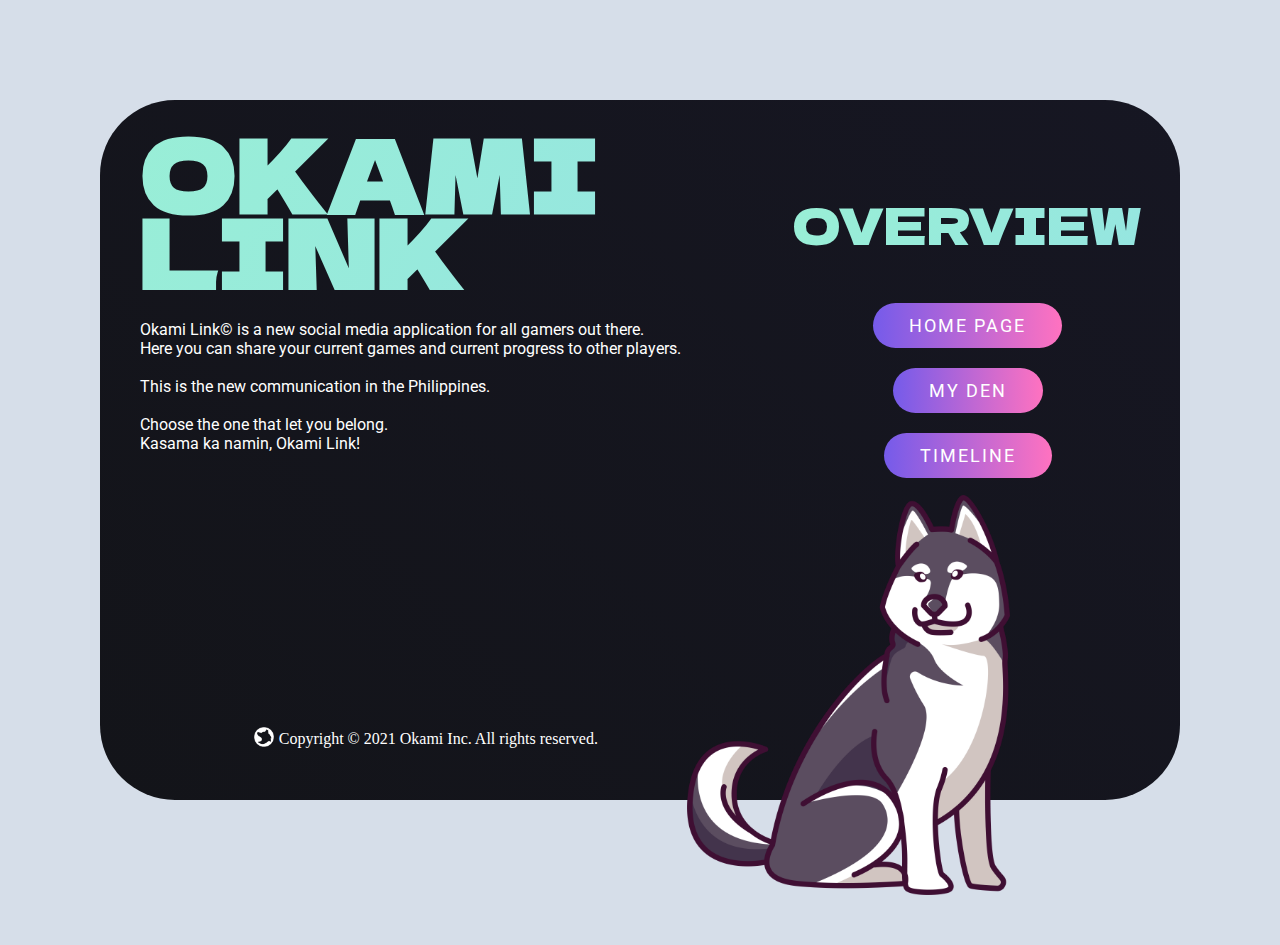
<file: index.html>
<!DOCTYPE html>
<html lang="en">
    <head>
        <!-- Label on the Browser Tab -->
        <title>Overview</title>

        <!-- Add the Icons & CSS in the page -->
        <link rel="icon" href="global_src/favicon.ico" type="image/x-icon">
        <link rel="stylesheet" href="styles.css">

        <!-- Add JS -->
        
    </head>
    <body>

        <div class="container">
            <div class="header">
                <h1 id="title">OKAMI<br>LINK</h1>

                <p id="subtitle">
                    Okami Link© is a new social media application for all gamers out there.<br>
                    Here you can share your current games and current progress to other players.<br>
                    <br>
                    This is the new communication in the Philippines.<br>
                    <br>
                    Choose the one that let you belong. <br>
                    Kasama ka namin, Okami Link!
                </p>
            </div>

            <div class="content">
                <h2 id="header">OVERVIEW</h2>
                <a href="okami_frontpage/of_index.html">HOME PAGE</a>
                <a href="my_den/md_index.html">MY DEN</a>
                <a href="okami_link/ol_index.html">TIMELINE</a>

                <script src="script.js"></script>
            </div>

            <div class="footer">
                <img id="okami_logo" src="global_src/Okami Link.png" height="50px">
                ​ Copyright © 2021 Okami Inc. All rights reserved.
            </div>
        </div>
        <div class="floaters">
            <img id="lobo" src="global_src/Lobo.png">
        </div>
    </body>
</html>
</file>
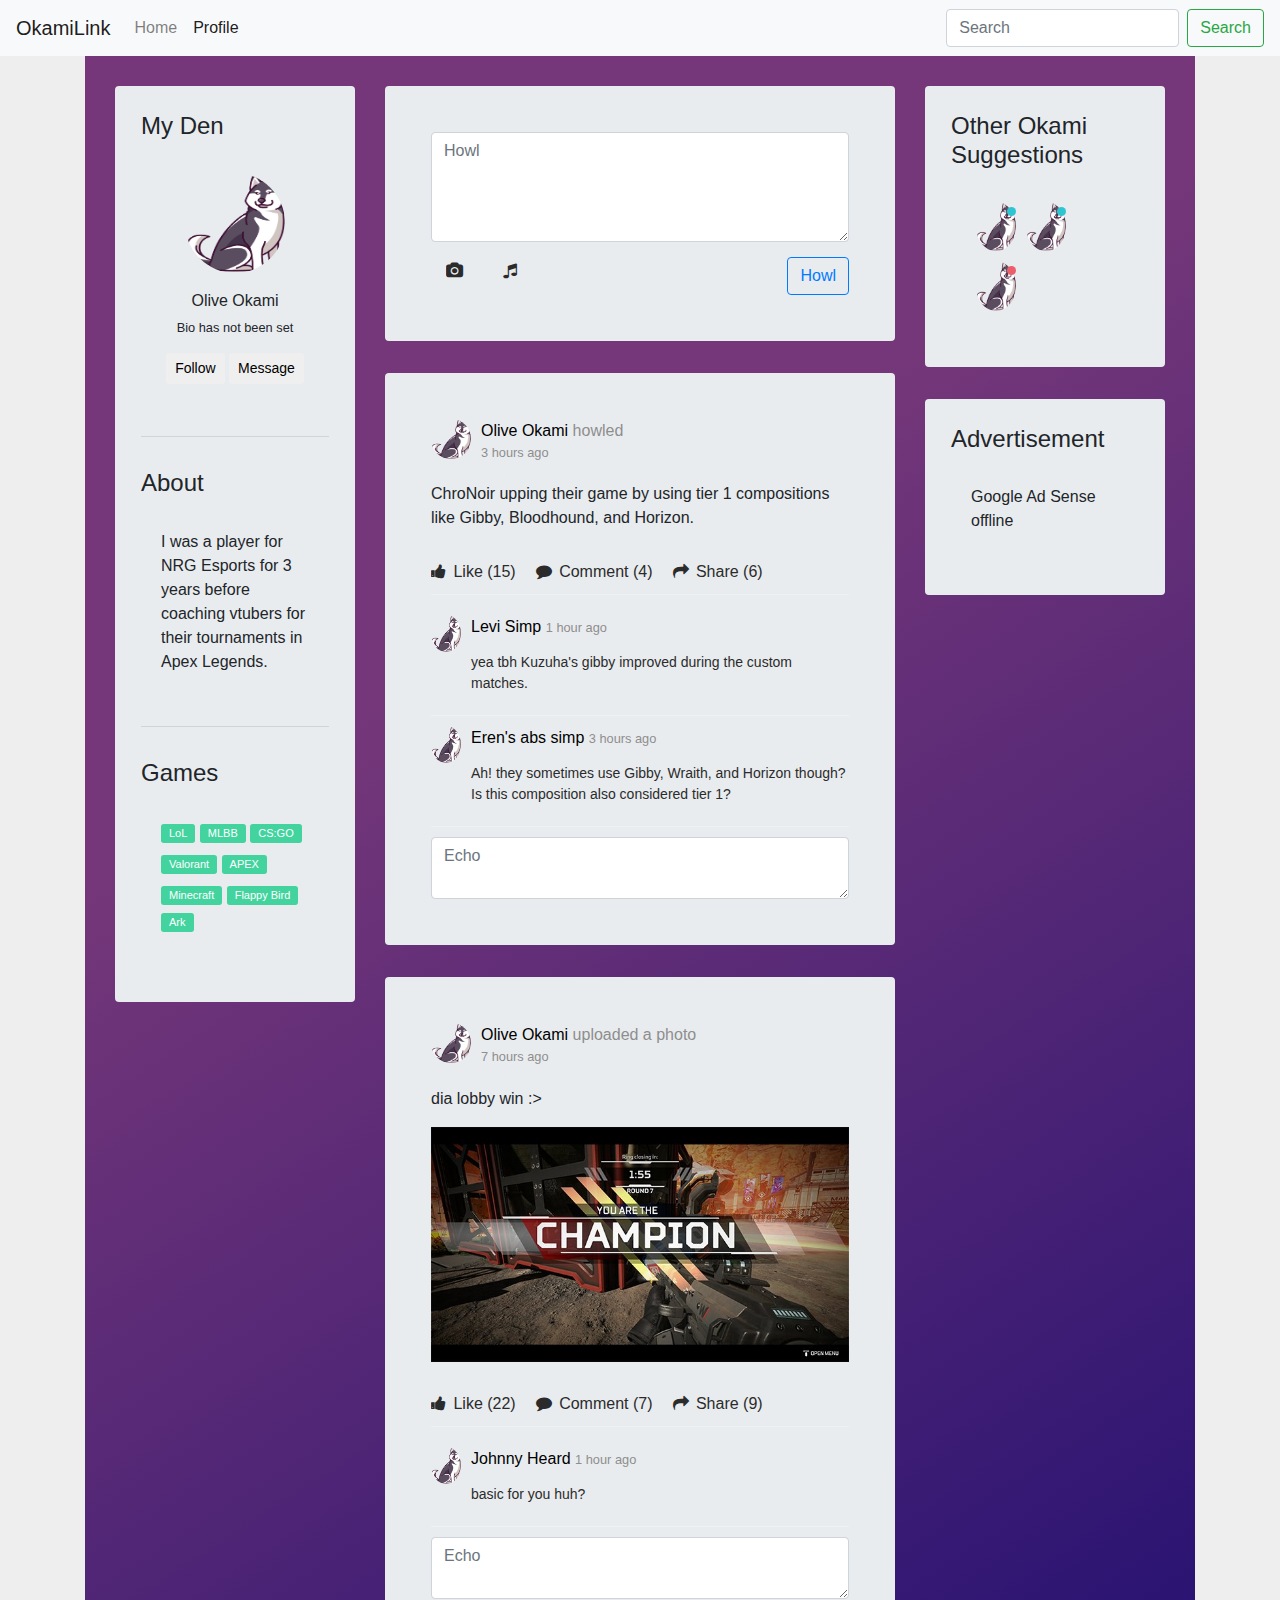
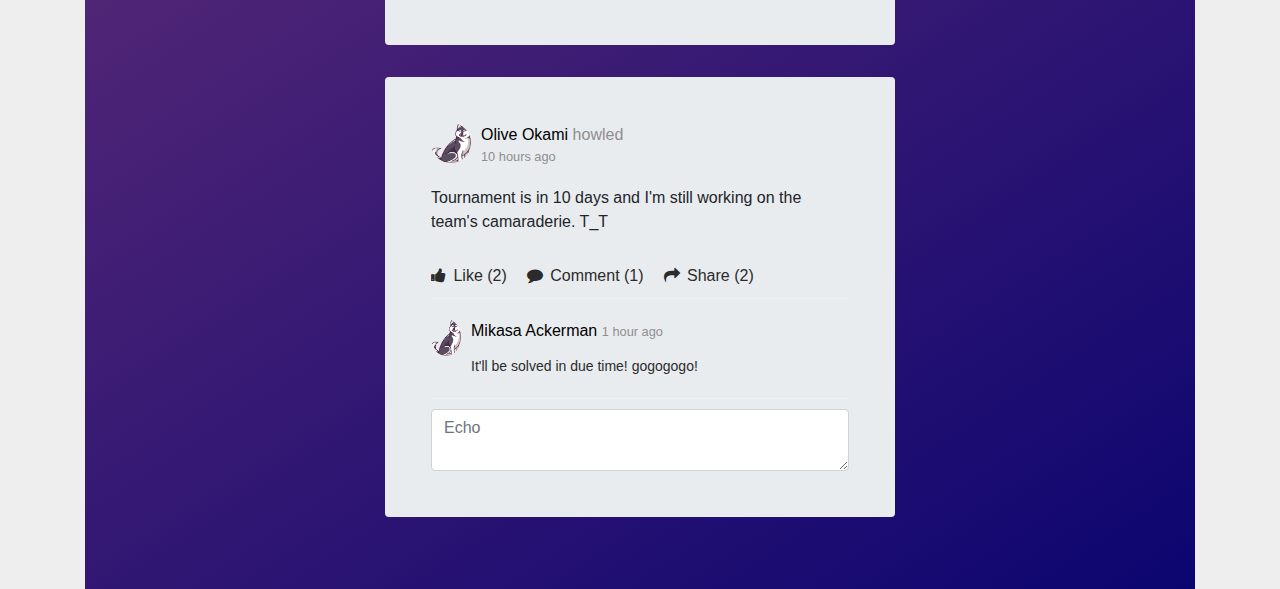
<file: my_den/md_index.html>
<html>
    <head>
        <title>My Den</title>
        <link rel="stylesheet" href="https://maxcdn.bootstrapcdn.com/bootstrap/4.0.0/css/bootstrap.min.css" integrity="sha384-Gn5384xqQ1aoWXA+058RXPxPg6fy4IWvTNh0E263XmFcJlSAwiGgFAW/dAiS6JXm" crossorigin="anonymous">
        <link rel="stylesheet" href="src/styles.css">
        <link rel="icon" href="../global_src/favicon.ico" type="image/x-icon">
        <link href="https://maxcdn.bootstrapcdn.com/font-awesome/4.7.0/css/font-awesome.min.css" rel="stylesheet" />
    </head>
    <body>

        <nav class="navbar navbar-expand-lg navbar-light bg-light">
            <a class="navbar-brand" href="#">OkamiLink</a>
            <button class="navbar-toggler" type="button" data-toggle="collapse" data-target="#navbarSupportedContent" aria-controls="navbarSupportedContent" aria-expanded="false" aria-label="Toggle navigation">
              <span class="navbar-toggler-icon"></span>
            </button>
          
            <div class="collapse navbar-collapse" id="navbarSupportedContent">
              <ul class="navbar-nav mr-auto">
                <li class="nav-item">
                  <a class="nav-link" href="../okami_frontpage/of_index.html">Home <span class="sr-only">(current)</span></a>
                </li>
                <li class="nav-item active">
                  <a class="nav-link" href="#">Profile</a>
                </li>
              </ul>
              <form class="form-inline my-2 my-lg-0">
                <input class="form-control mr-sm-2" type="search" placeholder="Search" aria-label="Search">
                <button class="btn btn-outline-success my-2 my-sm-0" type="submit">Search</button>
              </form>
            </div>
          </nav>

        <div class="container">
        <div class="page-inner no-page-title">
            <div id="main-wrapper">
                <div class="row">

                    <div class="col-lg-5 col-xl-3">
                        <div class="card card-white grid-margin">
                            <div class="card-heading clearfix">
                                <h4 class="card-title">My Den</h4>
                            </div>
                            <div class="card-body user-profile-card mb-3">
                                <img src="../global_src/Lobo.png" class="user-profile-image rounded-circle" alt="" />
                                <h4 class="text-center h6 mt-2">Olive Okami</h4>
                                <p class="text-center small">Bio has not been set</p>
                                <button class="btn btn-theme btn-sm">Follow</button>
                                <button class="btn btn-theme btn-sm">Message</button>
                            </div>
                            <hr />
                            <div class="card-heading clearfix mt-3">
                                <h4 class="card-title">About</h4>
                            </div>
                            <div class="card-body mb-3">
                                <p class="mb-0">
                                    I was a player for NRG Esports for 3 years before coaching vtubers for their tournaments in Apex Legends.
                                </p>
                            </div>
                            <hr />
                            <div class="card-heading clearfix mt-3">
                                <h4 class="card-title">Games</h4>
                            </div>
                            <div class="card-body mb-3">
                                <a href="#" class="label label-success mb-2">LoL</a>
                                <a href="#" class="label label-success mb-2">MLBB</a>
                                <a href="#" class="label label-success mb-2">CS:GO</a>
                                <a href="#" class="label label-success mb-2">Valorant</a>
                                <a href="#" class="label label-success mb-2">APEX</a>
                                <a href="#" class="label label-success mb-2">Minecraft</a>
                                <a href="#" class="label label-success mb-2">Flappy Bird</a>
                                <a href="#" class="label label-success mb-2">Ark</a>
                            </div>
                        </div>
                    </div>



                    <div class="col-lg-7 col-xl-6">
                        <div class="card card-white grid-margin">
                            <div class="card-body">
                                <div class="post">
                                    <textarea class="form-control" placeholder="Howl" rows="4"></textarea>
                                    <div class="post-options">
                                        <a href="#"><i class="fa fa-camera"></i></a>
                                        <a href="#"><i class="fas fa-video"></i></a>
                                        <a href="#"><i class="fa fa-music"></i></a>
                                        <button class="btn btn-outline-primary float-right">Howl</button>
                                    </div>
                                </div>
                            </div>
                        </div>
                        <div class="profile-timeline">
                            <ul class="list-unstyled">
                                <li class="timeline-item">
                                    <div class="card card-white grid-margin">
                                        <div class="card-body">
                                            <div class="timeline-item-header">
                                                <img src="../global_src/Lobo.png" alt="" />
                                                <p>Olive Okami <span>howled</span></p>
                                                <small>3 hours ago</small>
                                            </div>
                                            <div class="timeline-item-post">
                                                <p>
                                                    ChroNoir upping their game by using tier 1 compositions like Gibby, Bloodhound, and Horizon.
                                                </p>
                                                <div class="timeline-options">
                                                    <a href="#"><i class="fa fa-thumbs-up"></i> Like (15)</a>
                                                    <a href="#"><i class="fa fa-comment"></i> Comment (4)</a>
                                                    <a href="#"><i class="fa fa-share"></i> Share (6)</a>
                                                </div>
                                                <div class="timeline-comment">
                                                    <div class="timeline-comment-header">
                                                        <img src="../global_src/Lobo.png" alt="" />
                                                        <p>Levi Simp <small>1 hour ago</small></p>
                                                    </div>
                                                    <p class="timeline-comment-text">
                                                        yea tbh Kuzuha's gibby improved during the custom matches.
                                                    </p>
                                                </div>
                                                <div class="timeline-comment">
                                                    <div class="timeline-comment-header">
                                                        <img src="../global_src/Lobo.png" alt="" />
                                                        <p>Eren's abs simp <small>3 hours ago</small></p>
                                                    </div>
                                                    <p class="timeline-comment-text">
                                                        Ah! they sometimes use Gibby, Wraith, and Horizon though? Is this composition also considered tier 1?
                                                    </p>
                                                </div>
                                                <textarea class="form-control" placeholder="Echo"></textarea>
                                            </div>
                                        </div>
                                    </div>
                                </li>
                                <li class="timeline-item">
                                    <div class="card card-white grid-margin">
                                        <div class="card-body">
                                            <div class="timeline-item-header">
                                                <img src="../global_src/Lobo.png" alt="" />
                                                <p>Olive Okami <span>uploaded a photo</span></p>
                                                <small>7 hours ago</small>
                                            </div>
                                            <div class="timeline-item-post">
                                                <p>dia lobby win :></p>
                                                <img src="src/winHowl.jpg" alt="" />
                                                <div class="timeline-options">
                                                    <a href="#"><i class="fa fa-thumbs-up"></i> Like (22)</a>
                                                    <a href="#"><i class="fa fa-comment"></i> Comment (7)</a>
                                                    <a href="#"><i class="fa fa-share"></i> Share (9)</a>
                                                </div>
                                                <div class="timeline-comment">
                                                    <div class="timeline-comment-header">
                                                        <img src="../global_src/Lobo.png" alt="" />
                                                        <p>Johnny Heard <small>1 hour ago</small></p>
                                                    </div>
                                                    <p class="timeline-comment-text">basic for you huh?</p>
                                                </div>
                                                <textarea class="form-control" placeholder="Echo"></textarea>
                                            </div>
                                        </div>
                                    </div>
                                </li>
                                <li class="timeline-item">
                                    <div class="card card-white grid-margin">
                                        <div class="card-body">
                                            <div class="timeline-item-header">
                                                <img src="../global_src/Lobo.png" alt="" />
                                                <p>Olive Okami <span>howled</span></p>
                                                <small>10 hours ago</small>
                                            </div>
                                            <div class="timeline-item-post">
                                                <p>
                                                    Tournament is in 10 days and I'm still working on the team's camaraderie. T_T
                                                </p>
                                                <div class="timeline-options">
                                                    <a href="#"><i class="fa fa-thumbs-up"></i> Like (2)</a>
                                                    <a href="#"><i class="fa fa-comment"></i> Comment (1)</a>
                                                    <a href="#"><i class="fa fa-share"></i> Share (2)</a>
                                                </div>
                                                <div class="timeline-comment">
                                                    <div class="timeline-comment-header">
                                                        <img src="../global_src/Lobo.png" alt="" />
                                                        <p>Mikasa Ackerman <small>1 hour ago</small></p>
                                                    </div>
                                                    <p class="timeline-comment-text">
                                                        It'll be solved in due time! gogogogo!
                                                    </p>
                                                </div>
                                                <textarea class="form-control" placeholder="Echo"></textarea>
                                            </div>
                                        </div>
                                    </div>
                                </li>
                            </ul>
                        </div>
                    </div>
                    <div class="col-lg-12 col-xl-3">
                        <div class="card card-white grid-margin">
                            <div class="card-heading clearfix">
                                <h4 class="card-title">Other Okami Suggestions</h4>
                            </div>
                            <div class="card-body">
                                <div class="team">
                                    <div class="team-member">
                                        <div class="online on"></div>
                                        <img src="../global_src/Lobo.png" alt="" />
                                    </div>
                                    <div class="team-member">
                                        <div class="online on"></div>
                                        <img src="../global_src/Lobo.png" alt="" />
                                    </div>
                                    <div class="team-member">
                                        <div class="online off"></div>
                                        <img src="../global_src/Lobo.png" alt="" />
                                    </div>
                                </div>
                            </div>
                        </div>
                        <div class="card card-white grid-margin">
                            <div class="card-heading clearfix">
                                <h4 class="card-title">Advertisement</h4>
                            </div>
                            <div class="card-body">
                                <p>
                                    Google Ad Sense offline
                                </p>
                            </div>
                        </div>
                    </div>

                </div>
            </div>

        </div>
        </div>
    </body>
</html>
</file>
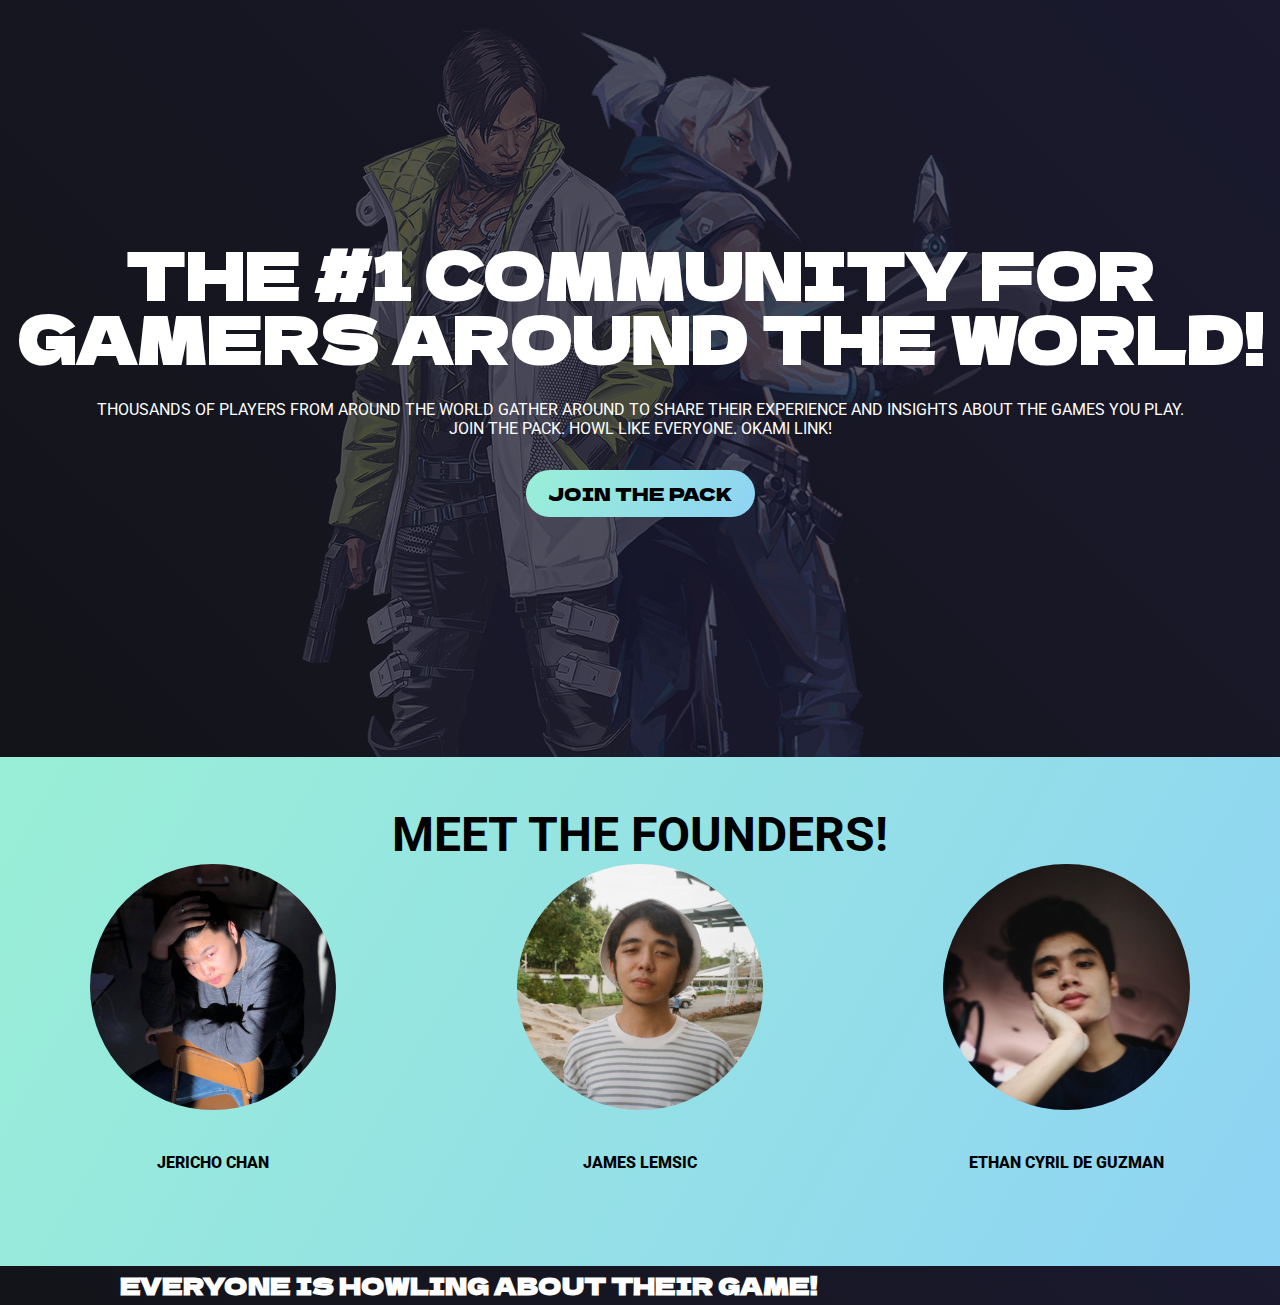
<file: okami_frontpage/of_index.html>
<!DOCTYPE html>
<html lang="en">
    <head>
        <!-- Basic Stuff-->
        <meta charset="UTF-8" />
        <meta name="viewport" content="width=device-width, initial-scale">
        <meta http-equiv="X-UA-Compatible" content="">

        <!-- Title in the Tab -->
        <title>Welcome Wolves!</title>

        <!-- Link the CSS file and Icon for the Tab -->
        <link rel="stylesheet" href="src/style.css">
        <link rel="icon" href="../global_src/favicon.ico" type="image/x-icon">
    </head>
    <body>
        <header class="navbar">
            
        </header>

        <main>
            <!-- PINAKA INTRO -->
            <section class="intro">
                <h1 class="primary-title">The #1 Community for Gamers Around the World!</h1>
                <p class="primary-subtitle">Thousands of players from around the world gather around to share their experience and insights about the games you play.
                    <br>Join the Pack. Howl like everyone. Okami Link! 
                </p>
                <a href="#" class="btn">Join the Pack</a>
                <img id="primary-img" src="src/1.png">
            </section>

            <!-- FOUNDERS SECTION -->
            <section class="founders">

                <h2 class="founder-title">Meet the Founders!</h2>
                <div class="truefounders">
                    <div id="jericho">
                        <img src="src/founders/jericho.jpg" alt="Jericho" class="founder-img">
                        <p class="founder-deets">Jericho Chan</p>
                    </div>
                    <div id="james">
                        <img src="src/founders/james.jpg" alt="James" class="founder-img">
                        <p class="founder-deets">James Lemsic</p>
                    </div>
                    <div id="cyril">        
                        <img src="src/founders/cyril.jpg" alt="Cyril" class="founder-img">
                        <p class="founder-deets">Ethan Cyril De Guzman</p>
                    </div>
                </div>
            </section>

            <!-- FEATURED GAMES SECTION -->
            <section class="games">
                <div class="container">
                    <h2 class="section-text">Everyone is howling about their game!</h2>
                </div>
            </section>
        </main>

        <footer>

        </footer>
    </body>
</html>
</file>
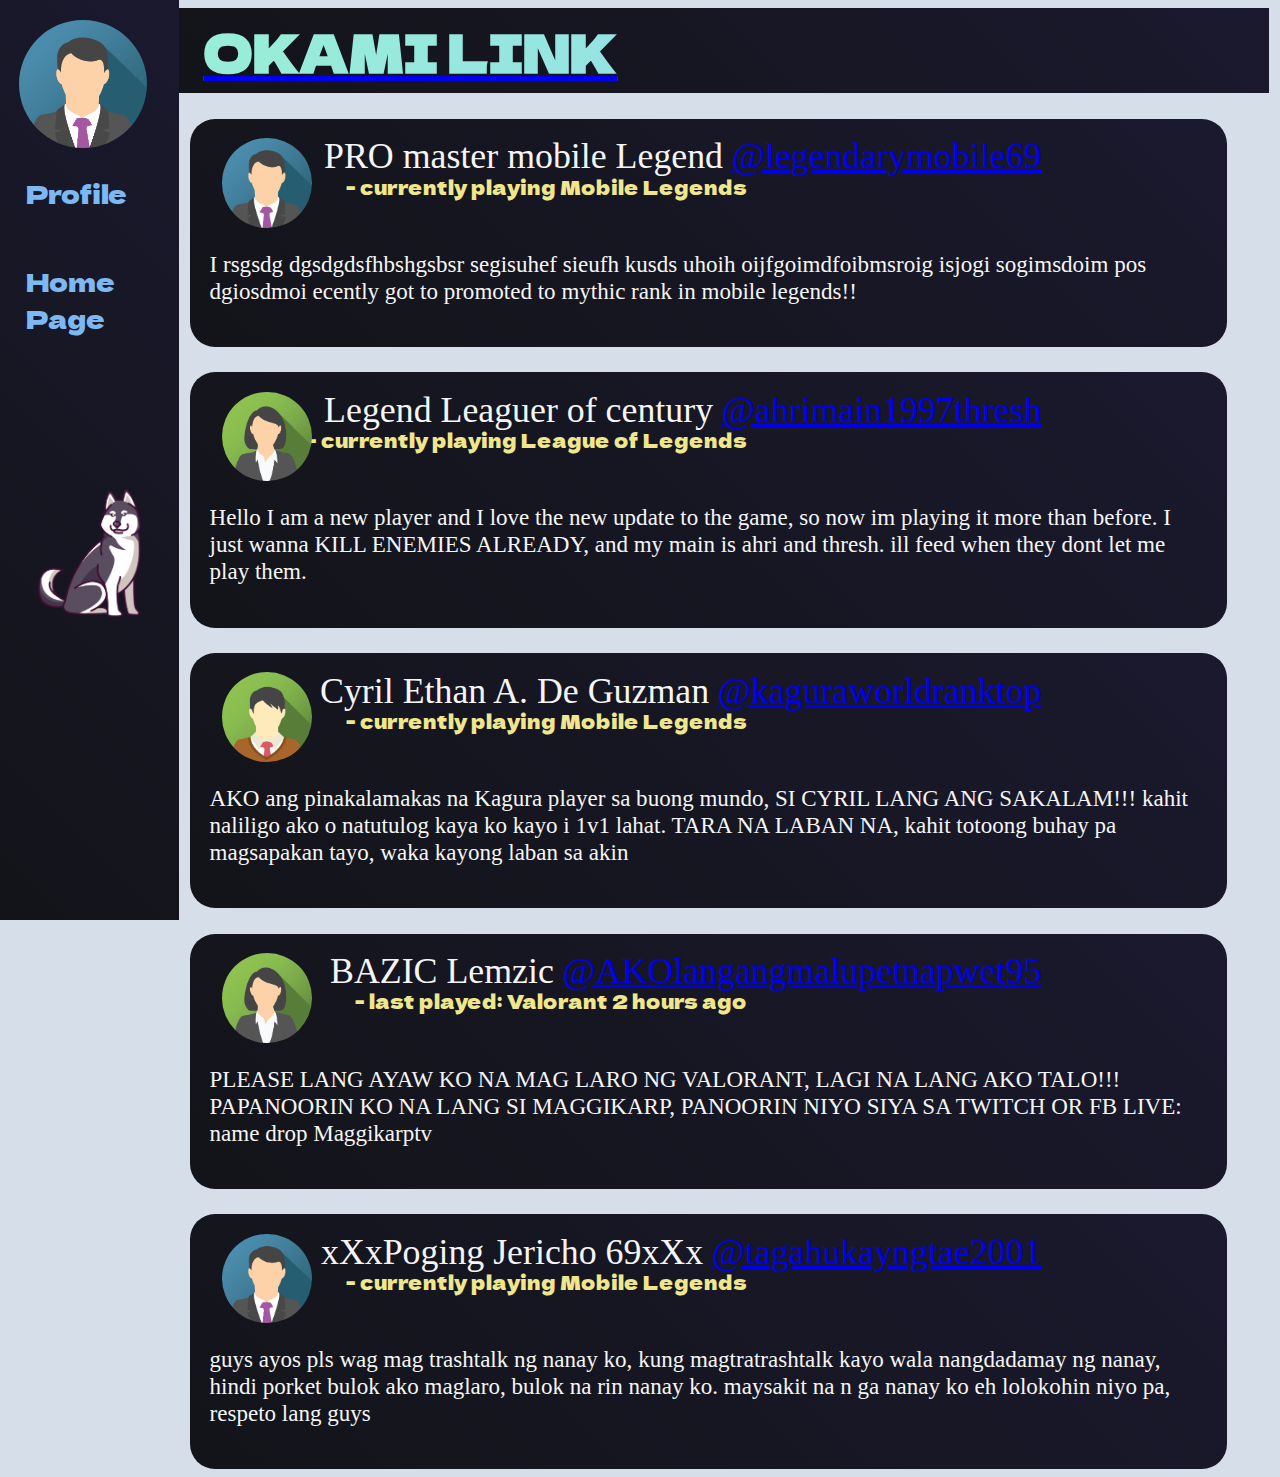
<file: okami_link/ol_index.html>
<html>
	<head>
		<!-- Title on the Tab -->
		<title>Okami Link</title>

		<!-- Link the CSS file -->
        <link rel="stylesheet" href="src/styles.css">

		<!-- Add the Icon in the page -->
        <link rel="icon" href="../global_src/favicon.ico" type="image/x-icon">
	</head>
	<body>
        <!-- Side navigation -->
    	<div class="sidenav">
			<img id="avatar"class = "avatar" src="src/img_avatar.png" alt="Avatar">
			<a href="../my_den/md_index.html">Profile</a>
        	<a href="../okami_frontpage/of_index.html">Home<br>Page</a>
			<div class="floaters">
            <img id="lobo" src="../global_src/Lobo.png">
        </div>
        </div>
      
        <!-- Page content -->
    <div class="main">
		<div class="header" id="myHeader">
			<a href="../index.html"><h1 id="title">OKAMI  LINK</h1></a>
		</div>
		<script>// When the user scrolls the page, execute myFunction
			window.onscroll = function() {myFunction()};
			
			// Get the header
			var header = document.getElementById("myHeader");
			
			// Get the offset position of the navbar
			var sticky = header.offsetTop;
			
			// Add the sticky class to the header when you reach its scroll position. Remove "sticky" when you leave the scroll position
			function myFunction() {
				if (window.pageYOffset > sticky) {
					header.classList.add("sticky");
				} else {
					header.classList.remove("sticky");
				}
			}</script>

			<div class="howl"> 
				<img class = "smolavatar" src="src/img_avatar.png" alt="Avatar">
				<div class = "name"><p>PRO master mobile Legend <a href="#">@legendarymobile69</a></p></div>
				<div class = "status"><p>- currently playing Mobile Legends</p></div>
				<p class = "paragraph">I rsgsdg dgsdgdsfhbshgsbsr segisuhef sieufh kusds uhoih oijfgoimdfoibmsroig isjogi sogimsdoim  pos dgiosdmoi ecently got to promoted to mythic rank in mobile legends!!</p>
			</div>

			<div class="howl"> 
				<img class = "smolavatar" src="src/img_avatar2.png" alt="Avatar">
				<div class = "name"><p>Legend Leaguer of  century <a href="#">@ahrimain1997thresh</a></p></div>
				<div class = "status"><p>- currently playing League of Legends</p></div>
				<p class = "paragraph">Hello I am a new player and I love the new update to the game, so now im playing it more than before. I just wanna KILL ENEMIES ALREADY, and my main is ahri and thresh. ill feed when they dont let me play them.</p>
			</div>

			<div class="howl"> 
				<img class = "smolavatar" src="src/img_avatar3.png" alt="Avatar">
				<div class = "name"><p>Cyril Ethan A. De Guzman <a href="#">@kaguraworldranktop</a></p></div>
				<div class = "status"><p>- currently playing Mobile Legends</p></div>
				<p class = "paragraph">AKO ang pinakalamakas na Kagura player sa buong mundo, SI CYRIL LANG ANG SAKALAM!!! kahit naliligo ako o natutulog kaya ko kayo i 1v1 lahat. TARA NA LABAN NA, kahit totoong buhay pa magsapakan tayo, waka kayong laban sa akin</p>
			</div>

			<div class="howl"> 
				<img class = "smolavatar" src="src/img_avatar2.png" alt="Avatar">
				<div class = "name"><p>BAZIC Lemzic <a href="#">@AKOlangangmalupetnapwet95</a></p></div>
				<div class = "status"><p>- last played: Valorant 2 hours ago</p></div>
				<p class = "paragraph">PLEASE LANG AYAW KO NA MAG LARO NG VALORANT, LAGI NA LANG AKO TALO!!! PAPANOORIN KO NA LANG SI MAGGIKARP, PANOORIN NIYO SIYA SA TWITCH OR FB LIVE: name drop Maggikarptv</p>
			</div>

			<div class="howl"> 
				<img class = "smolavatar" src="src/img_avatar.png" alt="Avatar">
				<div class = "name"><p>xXxPoging Jericho 69xXx <a href="#">@tagahukayngtae2001</a></p></div>
				<div class = "status"><p>- currently playing Mobile Legends</p></div>
				<p class = "paragraph">guys ayos pls wag mag trashtalk ng nanay ko, kung magtratrashtalk kayo wala nangdadamay ng nanay, hindi porket bulok ako maglaro, bulok na rin nanay ko. maysakit na n ga nanay ko eh lolokohin niyo pa, respeto lang guys</p>
			</div>


  

        </div>
</body>
</html>
</file>
<file: styles.css>
@import url('https://fonts.googleapis.com/css2?family=Dela+Gothic+One&display=swap');
@import url('https://fonts.googleapis.com/css2?family=Roboto:wght@500&display=swap');

:root {
    --gradient: linear-gradient(
        120deg, 
        rgba(153,239,214,1) 0%, 
        #8fd3f4 100%
    );

    --nightraze: linear-gradient(
        45deg, 
        rgba(19,20,25,1) 0%, 
        rgba(26,25,46,1) 100%
    );
}

html, body {
    box-sizing: border-box;
    background-color: #d6dee9;
    height: 100%;
    padding: 50px;
    margin: 0px;
    color: white;
}

span {
    position: absolute;
    background: white;
    transform: translate(-50%, -50%);
    pointer-events: none;
    border-radius: 50%;
    animation: animate 1s linear infinite;
}

/*-- Classes --*/

.container {
    display: grid;
    grid-template-columns: 1fr, 2fr;
    grid-template-rows: 70% auto 10%;

    grid-template-areas: 
        "h c"
        "h ."
        "f ."
    ;

    background: var(--nightraze);
    background-size: 300%;
    animation: bg-animation 20s infinite alternate;
    border-radius: 75px;
    height: 100%;
}

.header {
    grid-area: h;
}

.content {
    grid-area: c;

    display: flex;
    justify-content: center;
    align-items: center;
    flex-direction: column;
}

.content a {
    position: relative;
    display: inline-block;
    padding: 12px 36px;
    margin: 10px 0;
    color: #fff;
    text-decoration: none;
    text-transform: uppercase;
    font-size: 18px;
    overflow: hidden;
    letter-spacing: 2px;
    border-radius: 40px;
    background: linear-gradient(90deg, #755bea, #ff72c0);
    font-family: 'Roboto', 'Helvetica Neue';
}

.footer {
    grid-area: f;
    margin-left: auto;
    margin-right: auto;
    margin-bottom: 0;
}

.floaters {
    display: flex;
    justify-content: flex-end;
    padding-right: 170px;
    margin-top: -305px;
    padding-bottom: 50px;
}

/*-- IDs --*/

#lobo {
    height: 400px;
}

#title {
    margin: 0;
    padding-left: 40px;
    padding-top: 30px;
    font-family: 'Dela Gothic One';
    font-weight: 800;
    font-size: 100px;
    line-height: 0.8;

    background-image: var(--gradient);
    background-clip: text;
    -webkit-background-clip: text;
    background-size: 300%;
    color: transparent;
    animation: bg-animation 5s infinite alternate;
}

#header {
    margin: 0;
    padding-bottom: 50px;
    font-family: 'Dela Gothic One';
    font-weight: 500;
    font-size: 50px;
    line-height: 0.8;

    background-image: var(--gradient);
    background-clip: text;
    -webkit-background-clip: text;
    background-size: 300%;
    color: transparent;
    animation: bg-animation 5s infinite alternate;
}

#subtitle{
    margin: 0;
    padding-left: 40px;
    padding-top: 30px;
    font-family: 'Roboto';
}

#okami_logo{
    height: 20px;
    margin: -3px;
    padding-right: 5px;
}

/*-- Key Frames --*/

@keyframes bg-animation {
    0% {background-position: left;}
    100% {background-position: right;}
}

@keyframes animate {
    0% {width: 0px; height: 0px; opacity: 0.5;}
    100% {width: 500px; height: 500px; opacity: 0;}
}
</file>
<file: my_den/src/styles.css>
body {
    background:#eee;
}
.page-inner.no-page-title {
    padding-top: 30px;
}
.page-inner {
    position: relative;
    min-height: calc(100% - 56px);
    padding: 20px 30px 40px 30px;
    background: rgb(12,5,112);
    background: linear-gradient(327deg, rgba(12,5,112,1) 0%, rgba(117,55,121,1) 71%);
}
.card.card-white {
    background-color: #e9ecef;
    border: 1px solid transparent;
    border-radius: 4px;
    box-shadow: 0 0.05rem 0.01rem rgba(75, 75, 90, 0.075);
    padding: 25px;
}
.grid-margin {
    margin-bottom: 2rem;
}
.profile-timeline ul li .timeline-item-header {
    width: 100%;
    overflow: hidden;
}
.profile-timeline ul li .timeline-item-header img {
    width: 40px;
    height: 40px;
    float: left;
    margin-right: 10px;
    border-radius: 50%;
}
.profile-timeline ul li .timeline-item-header p {
    margin: 0;
    color: #000;
    font-weight: 500;
}
.profile-timeline ul li .timeline-item-header p span {
    margin: 0;
    color: #8e8e8e;
    font-weight: normal;
}
.profile-timeline ul li .timeline-item-header small {
    margin: 0;
    color: #8e8e8e;
}
.profile-timeline ul li .timeline-item-post {
    padding: 20px 0 0 0;
    position: relative;
}
.profile-timeline ul li .timeline-item-post > img {
    width: 100%;
}
.timeline-options {
    overflow: hidden;
    margin-top: 20px;
    margin-bottom: 20px;
    border-bottom: 1px solid #f1f1f1;
    padding: 10px 0 10px 0;
}
.timeline-options a {
    display: block;
    margin-right: 20px;
    float: left;
    color: #2b2b2b;
    text-decoration: none;
}
.timeline-options a i {
    margin-right: 3px;
}
.timeline-options a:hover {
    color: #5369f8;
}
.timeline-comment {
    overflow: hidden;
    margin-bottom: 10px;
    width: 100%;
    border-bottom: 1px solid #f1f1f1;
    padding-bottom: 5px;
}
.timeline-comment .timeline-comment-header {
    overflow: hidden;
}
.timeline-comment .timeline-comment-header img {
    width: 30px;
    border-radius: 50%;
    float: left;
    margin-right: 10px;
}
.timeline-comment .timeline-comment-header p {
    color: #000;
    float: left;
    margin: 0;
    font-weight: 500;
}
.timeline-comment .timeline-comment-header small {
    font-weight: normal;
    color: #8e8e8e;
}
.timeline-comment p.timeline-comment-text {
    display: block;
    color: #2b2b2b;
    font-size: 14px;
    padding-left: 40px;
}
.post-options {
    overflow: hidden;
    margin-top: 15px;
    margin-left: 15px;
}
.post-options a {
    display: block;
    margin-top: 5px;
    margin-right: 20px;
    float: left;
    color: #2b2b2b;
    text-decoration: none;
    font-size: 16px !important;
}
.post-options a:hover {
    color: #5369f8;
}
.online {
    position: absolute;
    top: 2px;
    right: 2px;
    display: block;
    width: 9px;
    height: 9px;
    border-radius: 50%;
    background: #ccc;
}
.online.on {
    background: #2ec5d3;
}
.online.off {
    background: #ec5e69;
}
#cd-timeline::before {
    border: 0;
    background: #f1f1f1;
}
.cd-timeline-content p,
.cd-timeline-content .cd-read-more,
.cd-timeline-content .cd-date {
    font-size: 14px;
}
.cd-timeline-img.cd-success {
    background: #2ec5d3;
}
.cd-timeline-img.cd-danger {
    background: #ec5e69;
}
.cd-timeline-img.cd-info {
    background: #5893df;
}
.cd-timeline-img.cd-warning {
    background: #f1c205;
}
.cd-timeline-img.cd-primary {
    background: #9f7ce1;
}
.page-inner.full-page {
    display: -webkit-box;
    display: -moz-box;
    display: -ms-flexbox;
    display: -webkit-flex;
    display: flex;
}
.user-profile-card {
    text-align: center;
}
.user-profile-image {
    width: 100px;
    height: 100px;
    margin-bottom: 10px;
}
.team .team-member {
    display: block;
    overflow: hidden;
    margin-bottom: 10px;
    float: left;
    position: relative;
}
.team .team-member .online {
    top: 5px;
    right: 5px;
}
.team .team-member img {
    width: 40px;
    float: left;
    border-radius: 50%;
    margin: 0 5px 0 5px;
}
.label.label-success {
    background: #43d39e;
}
.label {
    font-weight: 400;
    padding: 4px 8px;
    font-size: 11px;
    display: inline-block;
    line-height: 1;
    color: #fff;
    text-align: center;
    white-space: nowrap;
    vertical-align: baseline;
    border-radius: 0.25em;
}
</file>
<file: okami_link/src/styles.css>
@import url('https://fonts.googleapis.com/css2?family=Dela+Gothic+One&display=swap');
@import url('https://fonts.googleapis.com/css2?family=Roboto:wght@500&display=swap');


html {
    background-color: #d6dee9;
}
.header {
	padding: 5px 0px;
	background:var(--nightraze);
	color: #7cb9f3;
	font-size: 2vw;
  }
  
  /* Page content */
  .content {
	padding: 16px;
  }
  
  /* The sticky class is added to the header with JS when it reaches its scroll position */
  .sticky {
	position: fixed;
	top: 0;
	width: 100%
  }
  
  /* Add some top padding to the page content to prevent sudden quick movement (as the header gets a new position at the top of the page (position:fixed and top:0) */
  .sticky + .content {
	padding-top: 102px;
  }

  /* The sidebar menu */
.sidenav {
  height: 100%; /* Full-height: remove this if you want "auto" height */
  width: 14vw; /* Set the width of the sidebar */
  position: fixed; /* Fixed Sidebar (stay in place on scroll) */
  z-index: 1; /* Stay on top */
  top: 0; /* Stay at the top */
  left: 0;
  background:var(--nightraze); /* Black */
  overflow-x: hidden; /* Disable horizontal scroll */
  padding-top: 20px;
}

/* The navigation menu links */
.sidenav a {
  padding: 2vw 2vw 2vw 2vw;
  text-decoration: none;
  font-size: 2vw;
  color: #7cb9f3;
  display: block;
  font-family: 'Dela Gothic One';
}

/* When you mouse over the navigation links, change their color */
.sidenav a:hover {
  color: #f1f1f1;
}

/* Style page content */
.main {
  margin-left: 13vw; /* Same as the width of the sidebar */
  padding: 0px .25vw;
  font-size: 1.8vw;
  background-color: #d6dee9;
}

/* On smaller screens, where height is less than 450px, change the style of the sidebar (less padding and a smaller font size) */
@media screen and (max-height: 450px) {
  .sidenav {padding-top: 15px;}
  .sidenav a {font-size: 18px;}
}

:root {
    --gradient: linear-gradient(
        120deg, 
        rgba(153,239,214,1) 0%, 
        #8fd3f4 100%
    );

    --nightraze: linear-gradient(
        45deg, 
        rgba(19,20,25,1) 0%, 
        rgba(26,25,46,1) 100%
    );
}

#title {
    margin: 0;
    padding-left: 2vw;
    padding-top: 0.1vw;
    font-family: 'Dela Gothic One';
    font-weight: 800;
    font-size: 4vw;
    

    background-image: var(--gradient);
    background-clip: text;
    -webkit-background-clip: text;
    background-size: 100%;
    color: transparent;
}

.floaters {
    display: flex;
    justify-content:center;
    
}

#lobo {
    height: 10vw;
    padding-top: 10vw;
    bottom: 0px; /* Stay at the top */
    left: px;
    
}

.avatar{
    border-radius:50%;
    width:10vw;
    height: 10vw;
    margin-left: 1.5vw;
}

.howl {
    border-radius: 25px;
    background: var(--nightraze);
    padding: 1.5vw;
    margin-top: 2vw;
    margin-left: 1vw;
    width: 78vw;
    color: whitesmoke;
  }

.smolavatar{
    border-radius:50%;
    width:7vw;
    height: 7vw;
    margin-left: 1vw;
    
}

.name{
    float:right;
    font-size: 2.8vw;
    margin-top: -3vw;
    margin-right: 13vw;
}
.status{
   float:right;
    font-size: 1.5vw;
    margin-top: -5.8vw;
    margin-right: 36vw;
    color: khaki;
    font-family: 'Dela Gothic One';
}
</file>
<file: okami_frontpage/src/style.css>
@import url('https://fonts.googleapis.com/css2?family=Dela+Gothic+One&display=swap');
@import url('https://fonts.googleapis.com/css2?family=Roboto:wght@500&display=swap');

/* RESET EVERYTHING FIRST - BASIC STUFF*/
*,
*::before,
*::after {
    box-sizing: border-box;
}

html, body {
    margin: 0;
    line-height: 1.6;
    font-family: 'Roboto', 'Helvetica Neue';
    text-transform: uppercase;
    color: white;
}

img {
    max-width: 100%;
    height: auto;
    display: block;
}

h1, h2, h3, p {
    margin: 0;
}

.container {
    width: 85%;
    max-width: 65em;
    margin: 0 auto;
}

.btn {
    display: inline-block;
    padding: .5em 1.25em;
    background: var(--clr-accent, var(--gradient));

    text-decoration: none;
    color: black;
    text-transform: uppercase;
    
    border-radius: 40px;
    font-family: 'Dela Gothic One';
    font-size: 1.125rem;
    transition: transform 250ms ease-in-out, 
                opacity 250ms linear;
    margin-top: var(--space, 2rem);
}

.btn:hover,
.btn:focus {
    transform: scale(1.1);
    opacity: .9;
}

/* NOW WE START CSS */
:root {
    --gradient: linear-gradient(
        120deg, 
        rgba(153,239,214,1) 0%, 
        #8fd3f4 100%
    );

    --nightraze: linear-gradient(
        45deg, 
        rgba(19,20,25,1) 0%, 
        rgba(26,25,46,1) 100%
    );
}

@keyframes bg-animation {
    0% {background-position: left;}
    100% {background-position: right;}
}

/* -- CLASSES -- */

.primary-title {
    z-index: 2;
    font-size: 4rem;
    font-size: clamp(3rem, calc(5vw + 1rem), 4rem);
    line-height: 1.0;
    font-family: 'Dela Gothic One';
}

.primary-subtitle {
    margin-top: var(--space, 2rem);
    line-height: 1.2;
}

.navbar {

}

main {
    
}

.intro {
    position: relative;
    text-align: center;
    padding: 15em 0;
    animation: bg-animation 5s infinite alternate;
    overflow-y: hidden;
    z-index: 2;
    background: var(--nightraze);
}

.founders {
    background: var(--gradient);
    animation: bg-animation 5s infinite alternate;
    text-align: center;
}

.founder-title {
    padding-top: 40px;
    font-size: 3rem;
    margin-bottom: -100px;
    color: black;
    font-family: 'Roboto';
}

.truefounders {
    display: flex;
}

.truefounders p {
    margin-top: 40px;
}

.founder-deets {
    color: black;
    font-weight: 800;
    font-size: 1rem;
}

.games {
    background: var(--nightraze);
    animation: bg-animation 5s infinite alternate;
}

.section-text {
    text-transform: uppercase;
    font-family: 'Dela Gothic One';
}

.founder-img {
    border-radius: 50%;
    height: 50%;
}

/* -- IDs -- */

#primary-img {
    position: absolute;
    top: 0%;
    z-index: -1;
    left: 50%;
    transform: translateX(-50%);
}

#jericho {
    display: flex;
    flex-direction: column;
    align-items: center;
    justify-content: center;
    width: 33.33%;
}

#james {
    display: flex;
    flex-direction: column;
    align-items: center;
    justify-content: center;
    width: 33.33%;
}

#cyril {
    display: flex;
    flex-direction: column;
    align-items: center;
    justify-content: center;
    width: 33.33%;
}
</file>
